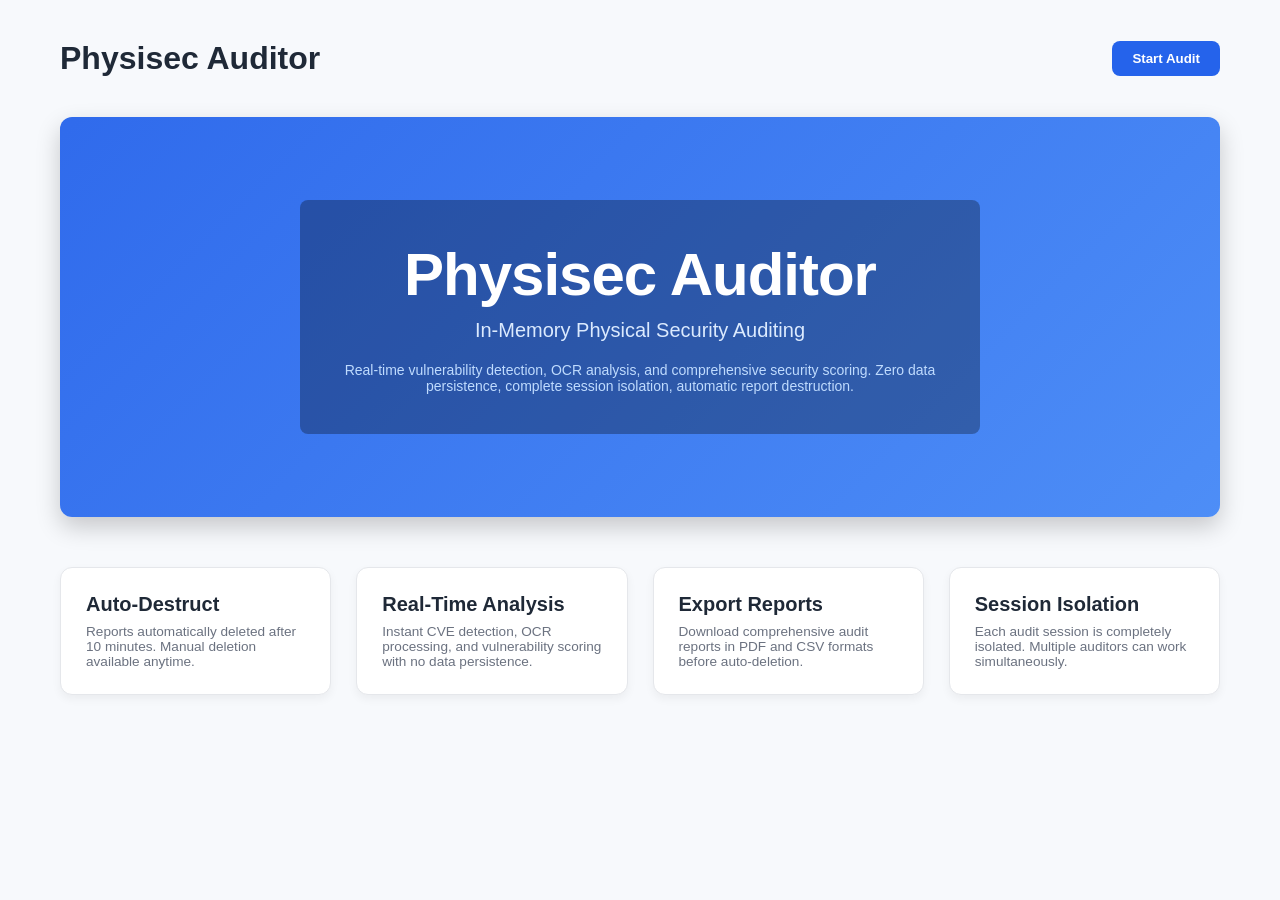
<file: index.html>
<!doctype html>
<html>
  <head>
    <meta charset="utf-8">
    <meta http-equiv="refresh" content="0; url=main_page.html">
    <title>Redirecting…</title>
    <script>
      // JS fallback if meta refresh doesn't work
      try { window.location.replace("main_page.html"); } catch(e){}
    </script>
  </head>
  <body>
    Redirecting to <a href="main_page.html">main page</a>.
  </body>
</html>
</file>
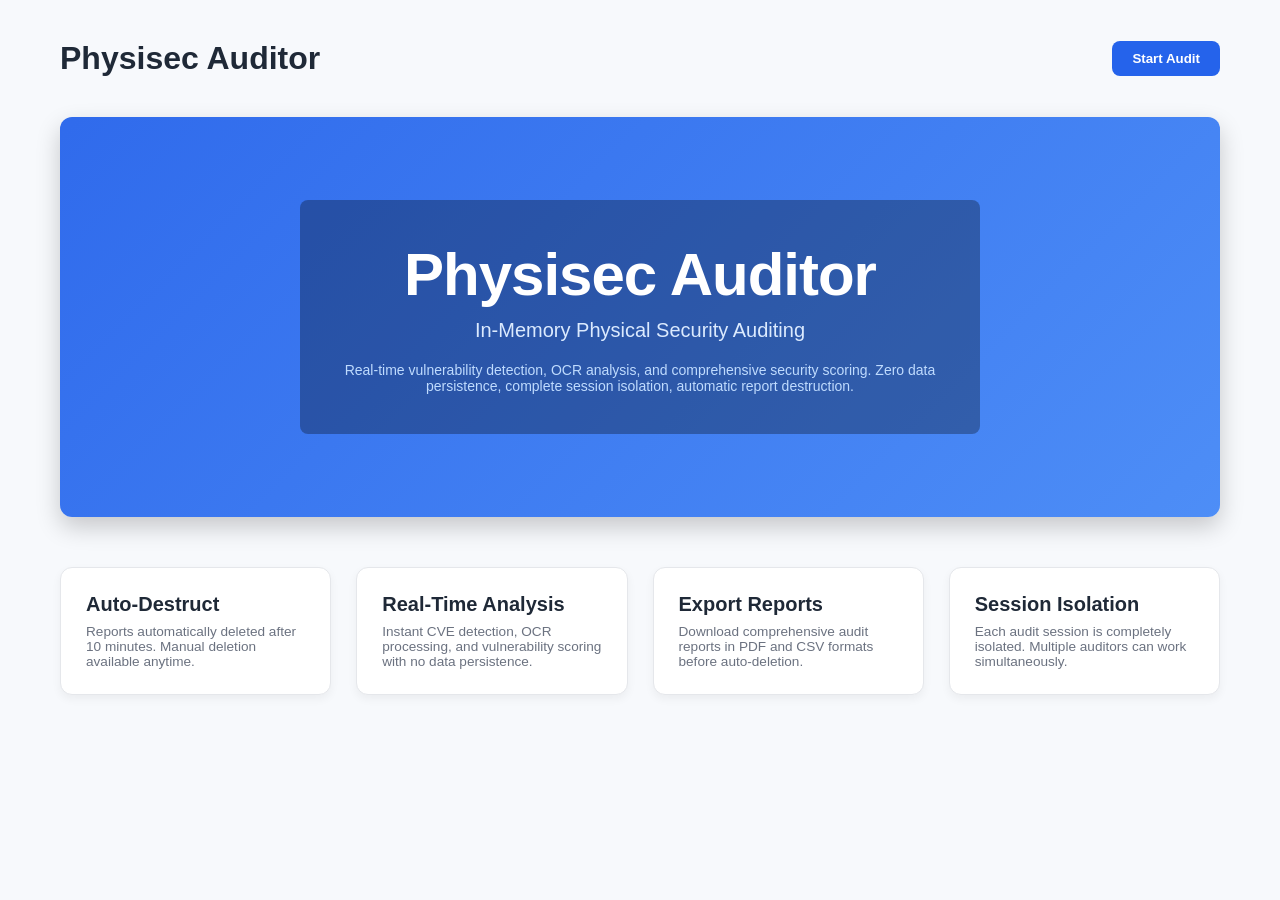
<file: main_page.html>
<!DOCTYPE html>
<html lang="en">
<head>
    <meta charset="UTF-8">
    <meta name="viewport" content="width=device-width, initial-scale=1.0">
    <title>Physisec Auditor - Start</title>
    <link rel="stylesheet" href="main_page.css"> 
</head>
<body>
    <script src="main_page.js"></script>
    <div id="main-container">

        <header id="main-header">
            <h1 onclick="navigate('landing')">Physisec Auditor</h1>
            <button id="header-start-audit-btn" class="btn blue-btn" onclick="showModal()">
                Start Audit
            </button>
        </header>

        <div id="landing-page" class="view-container">
            <div class="hero-bg">
                <div class="hero-content">
                    <h1>Physisec Auditor</h1>
                    <p class="subtitle">In-Memory Physical Security Auditing</p>
                    <p class="description">Real-time vulnerability detection, OCR analysis, and comprehensive security scoring. Zero data persistence, complete session isolation, automatic report destruction.</p>
                </div>
            </div>

            <section class="feature-cards">
                <div class="card"><h3>Auto-Destruct</h3><p>Reports automatically deleted after 10 minutes. Manual deletion available anytime.</p></div>
                <div class="card"><h3>Real-Time Analysis</h3><p>Instant CVE detection, OCR processing, and vulnerability scoring with no data persistence.</p></div>
                <div class="card"><h3>Export Reports</h3><p>Download comprehensive audit reports in PDF and CSV formats before auto-deletion.</p></div>
                <div class="card"><h3>Session Isolation</h3><p>Each audit session is completely isolated. Multiple auditors can work simultaneously.</p></div>
            </section>
        </div>

        <div id="start-audit-modal" class="modal-overlay hidden">
            <div class="modal-content">
                <h2>Start Your Security Audit</h2>
                <div class="form-group">
                    <label for="auditor-name">Auditor Name</label>
                    <input type="text" id="auditor-name" value="Jane Doe" placeholder="e.g., John Smith" />
                </div>
                <div class="form-group">
                    <label for="room-location">Room / Location</label>
                    <input type="text" id="room-location" value="Server Room A1" placeholder="e.g., Server Room 1" />
                </div>
                <div class="notice">
                    <h4>Privacy Notice</h4>
                    <p>All audit data is processed <strong>in-memory only</strong>. No information is persisted to disk or logs. Reports auto-destruct after 10 minutes for complete data protection.</p>
                </div>
                <button id="modal-continue-button" class="btn blue-btn full-width">
                    Continue to Audit
                </button>
            </div>
        </div>


        <div id="audit-form" class="view-container hidden">
            
            <div class="info-bar">
                <button onclick="navigate('landing')" class="back-btn">
                    &#x2190; Back to Landing
                </button>
                <span class="session-info">Room: <span id="session-room">N/A</span> | Auditor: <span id="session-auditor">N/A</span></span>
            </div>

            <div class="step-navigation">
                <div class="step active">
                    <div class="step-circle blue">1</div>
                    <p>Upload</p>
                </div>
                <div class="step-line active"></div>
                <div class="step">
                    <div class="step-circle gray">2</div>
                    <p>Analyze</p>
                </div>
                <div class="step-line"></div>
                <div class="step">
                    <div class="step-circle gray">3</div>
                    <p>Review</p>
                </div>
                <div class="step-line"></div>
                <div class="step">
                    <div class="step-circle gray">4</div>
                    <p>Export</p>
                </div>
            </div>

            <div class="form-sections">
                
                <section class="card-section">
                    <h2>Device Evidence Collection</h2>
                    <div id="upload-zone" class="upload-area">
                        <div class="upload-icon">&#x2191;</div>
                        <p class="upload-main-text">Drop images here or click to upload</p>
                        <p class="upload-sub-text">Support for device photos, labels, or serial number slips</p>
                        <input type="file" multiple class="hidden-input" id="file-upload" accept="image/*">
                    </div>
                    
                    <div id="image-preview" class="image-gallery">
                        </div>

                    <h3 class="subsection-title">Manual Device Entry</h3>
                    <div class="device-entry-form">
                        <div class="form-group">
                            <label for="device-name">Device Name</label>
                            <input type="text" id="device-name" placeholder="e.g., Cisco Switch">
                        </div>
                        <div class="form-group">
                            <label for="device-model">Model</label>
                            <input type="text" id="device-model" placeholder="e.g., Catalyst 2960-X">
                        </div>
                        <div class="form-group">
                            <label for="firmware-version">Firmware Version</label>
                            <input type="text" id="firmware-version" placeholder="e.g., 15.2(7)E3">
                        </div>
                    </div>
                    
                    <div class="form-actions">
                        <button id="add-device-button" class="btn green-btn">
                            + Add Device
                        </button>
                    </div>

                    <div id="device-list" class="device-list">
                        <h4 class="device-list-header">Devices to Analyze (0)</h4>
                        </div>
                </section>

                <section class="card-section">
                    <h2>Room & Coverage Details</h2>
                    <div class="grid-2-col">
                        <div class="form-group">
                            <label for="camera-coverage" class="bold-label">Camera Coverage Status</label>
                            <select id="camera-coverage" class="select-input">
                                <option value="full">Full View (100% Coverage)</option>
                                <option value="partial">Partial View (60% Coverage)</option>
                                <option value="blindspot">Blind Spot (20% Coverage)</option>
                                <option value="none">None (0% Coverage)</option>
                            </select>
                            <p class="sub-text">This score contributes to the overall safety rating.</p>
                        </div>
                    </div>
                </section>

                <section class="card-section">
                    <h2>Physical Security Checklist</h2>
                    
                    <div class="progress-summary">
                        <span>Overall Progress</span>
                        <div class="progress-counts">
                            <span class="pass-count"><span id="pass-count">0</span> Pass</span>
                            <span class="fail-count"><span id="fail-count">0</span> Fail</span>
                            <span class="na-count"><span id="na-count">22</span> N/A</span>
                        </div>
                    </div>

                    <div id="checklist-container" class="checklist-container">
                        <div class="category-section">
                            <button class="category-toggle" onclick="toggleCategory('fire-safety-items', 'fire-safety-icon')">
                                <span>Fire Safety & Emergency Response</span>
                                <span class="item-count">7 items</span>
                                <span class="toggle-icon" id="fire-safety-icon">&#9660;</span>
                            </button>
                            <div id="fire-safety-items" class="checklist-items hidden">
                                <div class="check-item"><span data-label="fireExtinguisher">Fire extinguisher present and accessible</span>
                                    <div class="check-group-container" data-item-id="extinguisher" data-state="na">
                                        <button class="check-btn pass-btn" data-state="pass" title="Pass">&#x2713;</button>
                                        <button class="check-btn fail-btn" data-state="fail" title="Fail">&#x2715;</button>
                                        <button class="check-btn na-btn active-na" data-state="na" title="Not Applicable">-</button>
                                    </div>
                                </div>
                                <div class="check-item"><span data-label="fireAlarm">Fire alarm system functional</span>
                                    <div class="check-group-container" data-item-id="fireAlarm" data-state="na">
                                        <button class="check-btn pass-btn" data-state="pass" title="Pass">&#x2713;</button>
                                        <button class="check-btn fail-btn" data-state="fail" title="Fail">&#x2715;</button>
                                        <button class="check-btn na-btn active-na" data-state="na" title="Not Applicable">-</button>
                                    </div>
                                </div>
                                <div class="check-item"><span data-label="emergencyExit">Emergency exits clearly marked and unobstructed</span>
                                    <div class="check-group-container" data-item-id="emergencyExit" data-state="na">
                                        <button class="check-btn pass-btn" data-state="pass" title="Pass">&#x2713;</button>
                                        <button class="check-btn fail-btn" data-state="fail" title="Fail">&#x2715;</button>
                                        <button class="check-btn na-btn active-na" data-state="na" title="Not Applicable">-</button>
                                    </div>
                                </div>
                                <div class="check-item"><span data-label="smokeDetector">Smoke detectors installed and operational</span>
                                    <div class="check-group-container" data-item-id="smokeDetector" data-state="na">
                                        <button class="check-btn pass-btn" data-state="pass" title="Pass">&#x2713;</button>
                                        <button class="check-btn fail-btn" data-state="fail" title="Fail">&#x2715;</button>
                                        <button class="check-btn na-btn active-na" data-state="na" title="Not Applicable">-</button>
                                    </div>
                                </div>
                                <div class="check-item"><span data-label="sprinklerSystem">Sprinkler system functional and tested</span>
                                    <div class="check-group-container" data-item-id="sprinklerSystem" data-state="na">
                                        <button class="check-btn pass-btn" data-state="pass" title="Pass">&#x2713;</button>
                                        <button class="check-btn fail-btn" data-state="fail" title="Fail">&#x2715;</button>
                                        <button class="check-btn na-btn active-na" data-state="na" title="Not Applicable">-</button>
                                    </div>
                                </div>
                                <div class="check-item"><span data-label="fireDrill">Fire evacuation plan posted and drills conducted</span>
                                    <div class="check-group-container" data-item-id="fireDrill" data-state="na">
                                        <button class="check-btn pass-btn" data-state="pass" title="Pass">&#x2713;</button>
                                        <button class="check-btn fail-btn" data-state="fail" title="Fail">&#x2715;</button>
                                        <button class="check-btn na-btn active-na" data-state="na" title="Not Applicable">-</button>
                                    </div>
                                </div>
                                <div class="check-item"><span data-label="emergencyLighting">Emergency lighting functional</span>
                                    <div class="check-group-container" data-item-id="emergencyLighting" data-state="na">
                                        <button class="check-btn pass-btn" data-state="pass" title="Pass">&#x2713;</button>
                                        <button class="check-btn fail-btn" data-state="fail" title="Fail">&#x2715;</button>
                                        <button class="check-btn na-btn active-na" data-state="na" title="Not Applicable">-</button>
                                    </div>
                                </div>
                            </div>
                        </div>

                        <div class="category-section">
                            <button class="category-toggle" onclick="toggleCategory('access-control-items', 'access-control-icon')">
                                <span>Access Control & Perimeter Security</span>
                                <span class="item-count">9 items</span>
                                <span class="toggle-icon" id="access-control-icon">&#9660;</span>
                            </button>
                            <div id="access-control-items" class="checklist-items hidden">
                                <div class="check-item"><span data-label="doorLocks">Main entrance door locks functional</span>
                                    <div class="check-group-container" data-item-id="doorLocks" data-state="na">
                                        <button class="check-btn pass-btn" data-state="pass" title="Pass">&#x2713;</button>
                                        <button class="check-btn fail-btn" data-state="fail" title="Fail">&#x2715;</button>
                                        <button class="check-btn na-btn active-na" data-state="na" title="Not Applicable">-</button>
                                    </div>
                                </div>
                                <div class="check-item"><span data-label="accessPoints">Unauthorized access points secured</span>
                                    <div class="check-group-container" data-item-id="accessPoints" data-state="na">
                                        <button class="check-btn pass-btn" data-state="pass" title="Pass">&#x2713;</button>
                                        <button class="check-btn fail-btn" data-state="fail" title="Fail">&#x2715;</button>
                                        <button class="check-btn na-btn active-na" data-state="na" title="Not Applicable">-</button>
                                    </div>
                                </div>
                                <div class="check-item"><span data-label="badgeSystem">Access badge system operational</span>
                                    <div class="check-group-container" data-item-id="badgeSystem" data-state="na">
                                        <button class="check-btn pass-btn" data-state="pass" title="Pass">&#x2713;</button>
                                        <button class="check-btn fail-btn" data-state="fail" title="Fail">&#x2715;</button>
                                        <button class="check-btn na-btn active-na" data-state="na" title="Not Applicable">-</button>
                                    </div>
                                </div>
                                <div class="check-item"><span data-label="visitorLog">Visitor log maintained and monitored</span>
                                    <div class="check-group-container" data-item-id="visitorLog" data-state="na">
                                        <button class="check-btn pass-btn" data-state="pass" title="Pass">&#x2713;</button>
                                        <button class="check-btn fail-btn" data-state="fail" title="Fail">&#x2715;</button>
                                        <button class="check-btn na-btn active-na" data-state="na" title="Not Applicable">-</button>
                                    </div>
                                </div>
                                <div class="check-item"><span data-label="windowSecurity">Windows secured and tamper-resistant</span>
                                    <div class="check-group-container" data-item-id="windowSecurity" data-state="na">
                                        <button class="check-btn pass-btn" data-state="pass" title="Pass">&#x2713;</button>
                                        <button class="check-btn fail-btn" data-state="fail" title="Fail">&#x2715;</button>
                                        <button class="check-btn na-btn active-na" data-state="na" title="Not Applicable">-</button>
                                    </div>
                                </div>
                                <div class="check-item"><span data-label="perimeterFence">Perimeter fencing intact and monitored</span>
                                    <div class="check-group-container" data-item-id="perimeterFence" data-state="na">
                                        <button class="check-btn pass-btn" data-state="pass" title="Pass">&#x2713;</button>
                                        <button class="check-btn fail-btn" data-state="fail" title="Fail">&#x2715;</button>
                                        <button class="check-btn na-btn active-na" data-state="na" title="Not Applicable">-</button>
                                    </div>
                                </div>
                                <div class="check-item"><span data-label="motionSensors">Motion detection sensors functional</span>
                                    <div class="check-group-container" data-item-id="motionSensors" data-state="na">
                                        <button class="check-btn pass-btn" data-state="pass" title="Pass">&#x2713;</button>
                                        <button class="check-btn fail-btn" data-state="fail" title="Fail">&#x2715;</button>
                                        <button class="check-btn na-btn active-na" data-state="na" title="Not Applicable">-</button>
                                    </div>
                                </div>
                                <div class="check-item"><span data-label="intrusionAlarm">Intrusion alarm system operational</span>
                                    <div class="check-group-container" data-item-id="intrusionAlarm" data-state="na">
                                        <button class="check-btn pass-btn" data-state="pass" title="Pass">&#x2713;</button>
                                        <button class="check-btn fail-btn" data-state="fail" title="Fail">&#x2715;</button>
                                        <button class="check-btn na-btn active-na" data-state="na" title="Not Applicable">-</button>
                                    </div>
                                </div>
                                <div class="check-item"><span data-label="secureStorage">Secure storage areas properly locked</span>
                                    <div class="check-group-container" data-item-id="secureStorage" data-state="na">
                                        <button class="check-btn pass-btn" data-state="pass" title="Pass">&#x2713;</button>
                                        <button class="check-btn fail-btn" data-state="fail" title="Fail">&#x2715;</button>
                                        <button class="check-btn na-btn active-na" data-state="na" title="Not Applicable">-</button>
                                    </div>
                                </div>
                            </div>
                        </div>

                        <div class="category-section">
                            <button class="category-toggle" onclick="toggleCategory('environmental-items', 'environmental-icon')">
                                <span>Environmental & Infrastructure Security</span>
                                <span class="item-count">6 items</span>
                                <span class="toggle-icon" id="environmental-icon">&#9660;</span>
                            </button>
                            <div id="environmental-items" class="checklist-items hidden">
                                <div class="check-item"><span data-label="climateControl">Climate control system functional</span>
                                    <div class="check-group-container" data-item-id="climateControl" data-state="na">
                                        <button class="check-btn pass-btn" data-state="pass" title="Pass">&#x2713;</button>
                                        <button class="check-btn fail-btn" data-state="fail" title="Fail">&#x2715;</button>
                                        <button class="check-btn na-btn active-na" data-state="na" title="Not Applicable">-</button>
                                    </div>
                                </div>
                                <div class="check-item"><span data-label="powerBackup">Power backup/UPS system operational</span>
                                    <div class="check-group-container" data-item-id="powerBackup" data-state="na">
                                        <button class="check-btn pass-btn" data-state="pass" title="Pass">&#x2713;</button>
                                        <button class="check-btn fail-btn" data-state="fail" title="Fail">&#x2715;</button>
                                        <button class="check-btn na-btn active-na" data-state="na" title="Not Applicable">-</button>
                                    </div>
                                </div>
                                <div class="check-item"><span data-label="waterLeak">Water leak detection system functional</span>
                                    <div class="check-group-container" data-item-id="waterLeak" data-state="na">
                                        <button class="check-btn pass-btn" data-state="pass" title="Pass">&#x2713;</button>
                                        <button class="check-btn fail-btn" data-state="fail" title="Fail">&#x2715;</button>
                                        <button class="check-btn na-btn active-na" data-state="na" title="Not Applicable">-</button>
                                    </div>
                                </div>
                                <div class="check-item"><span data-label="cableManagement">Network cables properly secured and organized</span>
                                    <div class="check-group-container" data-item-id="cableManagement" data-state="na">
                                        <button class="check-btn pass-btn" data-state="pass" title="Pass">&#x2713;</button>
                                        <button class="check-btn fail-btn" data-state="fail" title="Fail">&#x2715;</button>
                                        <button class="check-btn na-btn active-na" data-state="na" title="Not Applicable">-</button>
                                    </div>
                                </div>
                                <div class="check-item"><span data-label="serverRack">Server racks properly secured and locked</span>
                                    <div class="check-group-container" data-item-id="serverRack" data-state="na">
                                        <button class="check-btn pass-btn" data-state="pass" title="Pass">&#x2713;</button>
                                        <button class="check-btn fail-btn" data-state="fail" title="Fail">&#x2715;</button>
                                        <button class="check-btn na-btn active-na" data-state="na" title="Not Applicable">-</button>
                                    </div>
                                </div>
                                <div class="check-item"><span data-label="ventilation">Proper ventilation and air quality maintained</span>
                                    <div class="check-group-container" data-item-id="ventilation" data-state="na">
                                        <button class="check-btn pass-btn" data-state="pass" title="Pass">&#x2713;</button>
                                        <button class="check-btn fail-btn" data-state="fail" title="Fail">&#x2715;</button>
                                        <button class="check-btn na-btn active-na" data-state="na" title="Not Applicable">-</button>
                                    </div>
                                </div>
                            </div>
                        </div>

                        <div class="category-section">
                            <button class="category-toggle" onclick="toggleCategory('surveillance-items', 'surveillance-icon')">
                                <span>Surveillance & Monitoring</span>
                                <span class="item-count">7 items</span>
                                <span class="toggle-icon" id="surveillance-icon">&#9660;</span>
                            </button>
                            <div id="surveillance-items" class="checklist-items hidden">
                                <div class="check-item"><span data-label="cameraPlacement">Security cameras strategically placed</span>
                                    <div class="check-group-container" data-item-id="cameraPlacement" data-state="na">
                                        <button class="check-btn pass-btn" data-state="pass" title="Pass">&#x2713;</button>
                                        <button class="check-btn fail-btn" data-state="fail" title="Fail">&#x2715;</button>
                                        <button class="check-btn na-btn active-na" data-state="na" title="Not Applicable">-</button>
                                    </div>
                                </div>
                                <div class="check-item"><span data-label="cameraRecording">Camera recording system operational</span>
                                    <div class="check-group-container" data-item-id="cameraRecording" data-state="na">
                                        <button class="check-btn pass-btn" data-state="pass" title="Pass">&#x2713;</button>
                                        <button class="check-btn fail-btn" data-state="fail" title="Fail">&#x2715;</button>
                                        <button class="check-btn na-btn active-na" data-state="na" title="Not Applicable">-</button>
                                    </div>
                                </div>
                                <div class="check-item"><span data-label="cameraMaintenance">Cameras regularly maintained and cleaned</span>
                                    <div class="check-group-container" data-item-id="cameraMaintenance" data-state="na">
                                        <button class="check-btn pass-btn" data-state="pass" title="Pass">&#x2713;</button>
                                        <button class="check-btn fail-btn" data-state="fail" title="Fail">&#x2715;</button>
                                        <button class="check-btn na-btn active-na" data-state="na" title="Not Applicable">-</button>
                                    </div>
                                </div>
                                <div class="check-item"><span data-label="nightVision">Night vision cameras functional</span>
                                    <div class="check-group-container" data-item-id="nightVision" data-state="na">
                                        <button class="check-btn pass-btn" data-state="pass" title="Pass">&#x2713;</button>
                                        <button class="check-btn fail-btn" data-state="fail" title="Fail">&#x2715;</button>
                                        <button class="check-btn na-btn active-na" data-state="na" title="Not Applicable">-</button>
                                    </div>
                                </div>
                                <div class="check-item"><span data-label="videoStorage">Video storage capacity adequate</span>
                                    <div class="check-group-container" data-item-id="videoStorage" data-state="na">
                                        <button class="check-btn pass-btn" data-state="pass" title="Pass">&#x2713;</button>
                                        <button class="check-btn fail-btn" data-state="fail" title="Fail">&#x2715;</button>
                                        <button class="check-btn na-btn active-na" data-state="na" title="Not Applicable">-</button>
                                    </div>
                                </div>
                                <div class="check-item"><span data-label="monitoringStation">Monitoring station staffed and operational</span>
                                    <div class="check-group-container" data-item-id="monitoringStation" data-state="na">
                                        <button class="check-btn pass-btn" data-state="pass" title="Pass">&#x2713;</button>
                                        <button class="check-btn fail-btn" data-state="fail" title="Fail">&#x2715;</button>
                                        <button class="check-btn na-btn active-na" data-state="na" title="Not Applicable">-</button>
                                    </div>
                                </div>
                                <div class="check-item"><span data-label="cameraCoverage">Camera coverage eliminates blind spots</span>
                                    <div class="check-group-container" data-item-id="cameraCoverageCheck" data-state="na">
                                        <button class="check-btn pass-btn" data-state="pass" title="Pass">&#x2713;</button>
                                        <button class="check-btn fail-btn" data-state="fail" title="Fail">&#x2715;</button>
                                        <button class="check-btn na-btn active-na" data-state="na" title="Not Applicable">-</button>
                                    </div>
                                </div>
                            </div>
                        </div>

                        <div class="category-section">
                            <button class="category-toggle" onclick="toggleCategory('personnel-items', 'personnel-icon')">
                                <span>Personnel & Access Management</span>
                                <span class="item-count">7 items</span>
                                <span class="toggle-icon" id="personnel-icon">&#9660;</span>
                            </button>
                            <div id="personnel-items" class="checklist-items hidden">
                                <div class="check-item"><span data-label="backgroundChecks">Background checks conducted for staff</span>
                                    <div class="check-group-container" data-item-id="backgroundChecks" data-state="na">
                                        <button class="check-btn pass-btn" data-state="pass" title="Pass">&#x2713;</button>
                                        <button class="check-btn fail-btn" data-state="fail" title="Fail">&#x2715;</button>
                                        <button class="check-btn na-btn active-na" data-state="na" title="Not Applicable">-</button>
                                    </div>
                                </div>
                                <div class="check-item"><span data-label="accessRevocation">Access revocation process in place</span>
                                    <div class="check-group-container" data-item-id="accessRevocation" data-state="na">
                                        <button class="check-btn pass-btn" data-state="pass" title="Pass">&#x2713;</button>
                                        <button class="check-btn fail-btn" data-state="fail" title="Fail">&#x2715;</button>
                                        <button class="check-btn na-btn active-na" data-state="na" title="Not Applicable">-</button>
                                    </div>
                                </div>
                                <div class="check-item"><span data-label="securityTraining">Security training provided to personnel</span>
                                    <div class="check-group-container" data-item-id="securityTraining" data-state="na">
                                        <button class="check-btn pass-btn" data-state="pass" title="Pass">&#x2713;</button>
                                        <button class="check-btn fail-btn" data-state="fail" title="Fail">&#x2715;</button>
                                        <button class="check-btn na-btn active-na" data-state="na" title="Not Applicable">-</button>
                                    </div>
                                </div>
                                <div class="check-item"><span data-label="idBadges">ID badges required and verified</span>
                                    <div class="check-group-container" data-item-id="idBadges" data-state="na">
                                        <button class="check-btn pass-btn" data-state="pass" title="Pass">&#x2713;</button>
                                        <button class="check-btn fail-btn" data-state="fail" title="Fail">&#x2715;</button>
                                        <button class="check-btn na-btn active-na" data-state="na" title="Not Applicable">-</button>
                                    </div>
                                </div>
                                <div class="check-item"><span data-label="escortPolicy">Visitor escort policy enforced</span>
                                    <div class="check-group-container" data-item-id="escortPolicy" data-state="na">
                                        <button class="check-btn pass-btn" data-state="pass" title="Pass">&#x2713;</button>
                                        <button class="check-btn fail-btn" data-state="fail" title="Fail">&#x2715;</button>
                                        <button class="check-btn na-btn active-na" data-state="na" title="Not Applicable">-</button>
                                    </div>
                                </div>
                                <div class="check-item"><span data-label="accessLogs">Access logs maintained and reviewed</span>
                                    <div class="check-group-container" data-item-id="accessLogs" data-state="na">
                                        <button class="check-btn pass-btn" data-state="pass" title="Pass">&#x2713;</button>
                                        <button class="check-btn fail-btn" data-state="fail" title="Fail">&#x2715;</button>
                                        <button class="check-btn na-btn active-na" data-state="na" title="Not Applicable">-</button>
                                    </div>
                                </div>
                                <div class="check-item"><span data-label="securityPersonnel">Security personnel present during operations</span>
                                    <div class="check-group-container" data-item-id="securityPersonnel" data-state="na">
                                        <button class="check-btn pass-btn" data-state="pass" title="Pass">&#x2713;</button>
                                        <button class="check-btn fail-btn" data-state="fail" title="Fail">&#x2715;</button>
                                        <button class="check-btn na-btn active-na" data-state="na" title="Not Applicable">-</button>
                                    </div>
                                </div>
                            </div>
                        </div>

                        <div class="category-section">
                            <button class="category-toggle" onclick="toggleCategory('barriers-items', 'barriers-icon')">
                                <span>Physical Barriers & Deterrents</span>
                                <span class="item-count">7 items</span>
                                <span class="toggle-icon" id="barriers-icon">&#9660;</span>
                            </button>
                            <div id="barriers-items" class="checklist-items hidden">
                                <div class="check-item"><span data-label="bollards">Bollards or vehicle barriers installed</span>
                                    <div class="check-group-container" data-item-id="bollards" data-state="na">
                                        <button class="check-btn pass-btn" data-state="pass" title="Pass">&#x2713;</button>
                                        <button class="check-btn fail-btn" data-state="fail" title="Fail">&#x2715;</button>
                                        <button class="check-btn na-btn active-na" data-state="na" title="Not Applicable">-</button>
                                    </div>
                                </div>
                                <div class="check-item"><span data-label="reinforcedDoors">Reinforced doors on critical areas</span>
                                    <div class="check-group-container" data-item-id="reinforcedDoors" data-state="na">
                                        <button class="check-btn pass-btn" data-state="pass" title="Pass">&#x2713;</button>
                                        <button class="check-btn fail-btn" data-state="fail" title="Fail">&#x2715;</button>
                                        <button class="check-btn na-btn active-na" data-state="na" title="Not Applicable">-</button>
                                    </div>
                                </div>
                                <div class="check-item"><span data-label="securityGlass">Security glass on windows and doors</span>
                                    <div class="check-group-container" data-item-id="securityGlass" data-state="na">
                                        <button class="check-btn pass-btn" data-state="pass" title="Pass">&#x2713;</button>
                                        <button class="check-btn fail-btn" data-state="fail" title="Fail">&#x2715;</button>
                                        <button class="check-btn na-btn active-na" data-state="na" title="Not Applicable">-</button>
                                    </div>
                                </div>
                                <div class="check-item"><span data-label="locksUpgrade">High-security locks installed</span>
                                    <div class="check-group-container" data-item-id="locksUpgrade" data-state="na">
                                        <button class="check-btn pass-btn" data-state="pass" title="Pass">&#x2713;</button>
                                        <button class="check-btn fail-btn" data-state="fail" title="Fail">&#x2715;</button>
                                        <button class="check-btn na-btn active-na" data-state="na" title="Not Applicable">-</button>
                                    </div>
                                </div>
                                <div class="check-item"><span data-label="lighting">Adequate security lighting installed</span>
                                    <div class="check-group-container" data-item-id="lighting" data-state="na">
                                        <button class="check-btn pass-btn" data-state="pass" title="Pass">&#x2713;</button>
                                        <button class="check-btn fail-btn" data-state="fail" title="Fail">&#x2715;</button>
                                        <button class="check-btn na-btn active-na" data-state="na" title="Not Applicable">-</button>
                                    </div>
                                </div>
                                <div class="check-item"><span data-label="barrierGates">Barrier gates functional and monitored</span>
                                    <div class="check-group-container" data-item-id="barrierGates" data-state="na">
                                        <button class="check-btn pass-btn" data-state="pass" title="Pass">&#x2713;</button>
                                        <button class="check-btn fail-btn" data-state="fail" title="Fail">&#x2715;</button>
                                        <button class="check-btn na-btn active-na" data-state="na" title="Not Applicable">-</button>
                                    </div>
                                </div>
                                <div class="check-item"><span data-label="signage">Security warning signage clearly visible</span>
                                    <div class="check-group-container" data-item-id="securitySignage" data-state="na">
                                        <button class="check-btn pass-btn" data-state="pass" title="Pass">&#x2713;</button>
                                        <button class="check-btn fail-btn" data-state="fail" title="Fail">&#x2715;</button>
                                        <button class="check-btn na-btn active-na" data-state="na" title="Not Applicable">-</button>
                                    </div>
                                </div>
                            </div>
                        </div>

                        <div class="category-section">
                            <button class="category-toggle" onclick="toggleCategory('network-items', 'network-icon')">
                                <span>Network & Physical Security</span>
                                <span class="item-count">7 items</span>
                                <span class="toggle-icon" id="network-icon">&#9660;</span>
                            </button>
                            <div id="network-items" class="checklist-items hidden">
                                <div class="check-item"><span data-label="firewallConfig">Physical firewall/network equipment secured</span>
                                    <div class="check-group-container" data-item-id="firewallConfig" data-state="na">
                                        <button class="check-btn pass-btn" data-state="pass" title="Pass">&#x2713;</button>
                                        <button class="check-btn fail-btn" data-state="fail" title="Fail">&#x2715;</button>
                                        <button class="check-btn na-btn active-na" data-state="na" title="Not Applicable">-</button>
                                    </div>
                                </div>
                                <div class="check-item"><span data-label="networkSegmentation">Network equipment physically isolated</span>
                                    <div class="check-group-container" data-item-id="networkSegmentation" data-state="na">
                                        <button class="check-btn pass-btn" data-state="pass" title="Pass">&#x2713;</button>
                                        <button class="check-btn fail-btn" data-state="fail" title="Fail">&#x2715;</button>
                                        <button class="check-btn na-btn active-na" data-state="na" title="Not Applicable">-</button>
                                    </div>
                                </div>
                                <div class="check-item"><span data-label="wifiSecurity">WiFi access points physically secured</span>
                                    <div class="check-group-container" data-item-id="wifiSecurity" data-state="na">
                                        <button class="check-btn pass-btn" data-state="pass" title="Pass">&#x2713;</button>
                                        <button class="check-btn fail-btn" data-state="fail" title="Fail">&#x2715;</button>
                                        <button class="check-btn na-btn active-na" data-state="na" title="Not Applicable">-</button>
                                    </div>
                                </div>
                                <div class="check-item"><span data-label="dataEncryption">Physical data storage devices encrypted</span>
                                    <div class="check-group-container" data-item-id="dataEncryption" data-state="na">
                                        <button class="check-btn pass-btn" data-state="pass" title="Pass">&#x2713;</button>
                                        <button class="check-btn fail-btn" data-state="fail" title="Fail">&#x2715;</button>
                                        <button class="check-btn na-btn active-na" data-state="na" title="Not Applicable">-</button>
                                    </div>
                                </div>
                                <div class="check-item"><span data-label="vpnAccess">VPN hardware physically secured</span>
                                    <div class="check-group-container" data-item-id="vpnAccess" data-state="na">
                                        <button class="check-btn pass-btn" data-state="pass" title="Pass">&#x2713;</button>
                                        <button class="check-btn fail-btn" data-state="fail" title="Fail">&#x2715;</button>
                                        <button class="check-btn na-btn active-na" data-state="na" title="Not Applicable">-</button>
                                    </div>
                                </div>
                                <div class="check-item"><span data-label="networkMonitoring">Network monitoring equipment secured</span>
                                    <div class="check-group-container" data-item-id="networkMonitoring" data-state="na">
                                        <button class="check-btn pass-btn" data-state="pass" title="Pass">&#x2713;</button>
                                        <button class="check-btn fail-btn" data-state="fail" title="Fail">&#x2715;</button>
                                        <button class="check-btn na-btn active-na" data-state="na" title="Not Applicable">-</button>
                                    </div>
                                </div>
                                <div class="check-item"><span data-label="serverPhysical">Server physical access restricted</span>
                                    <div class="check-group-container" data-item-id="serverPhysical" data-state="na">
                                        <button class="check-btn pass-btn" data-state="pass" title="Pass">&#x2713;</button>
                                        <button class="check-btn fail-btn" data-state="fail" title="Fail">&#x2715;</button>
                                        <button class="check-btn na-btn active-na" data-state="na" title="Not Applicable">-</button>
                                    </div>
                                </div>
                            </div>
                        </div>

                        <div class="category-section">
                            <button class="category-toggle" onclick="toggleCategory('incident-items', 'incident-icon')">
                                <span>Incident Response & Procedures</span>
                                <span class="item-count">6 items</span>
                                <span class="toggle-icon" id="incident-icon">&#9660;</span>
                            </button>
                            <div id="incident-items" class="checklist-items hidden">
                                <div class="check-item"><span data-label="incidentPlan">Incident response plan documented</span>
                                    <div class="check-group-container" data-item-id="incidentPlan" data-state="na">
                                        <button class="check-btn pass-btn" data-state="pass" title="Pass">&#x2713;</button>
                                        <button class="check-btn fail-btn" data-state="fail" title="Fail">&#x2715;</button>
                                        <button class="check-btn na-btn active-na" data-state="na" title="Not Applicable">-</button>
                                    </div>
                                </div>
                                <div class="check-item"><span data-label="emergencyContacts">Emergency contact list accessible</span>
                                    <div class="check-group-container" data-item-id="emergencyContacts" data-state="na">
                                        <button class="check-btn pass-btn" data-state="pass" title="Pass">&#x2713;</button>
                                        <button class="check-btn fail-btn" data-state="fail" title="Fail">&#x2715;</button>
                                        <button class="check-btn na-btn active-na" data-state="na" title="Not Applicable">-</button>
                                    </div>
                                </div>
                                <div class="check-item"><span data-label="responseTeam">Response team identified and trained</span>
                                    <div class="check-group-container" data-item-id="responseTeam" data-state="na">
                                        <button class="check-btn pass-btn" data-state="pass" title="Pass">&#x2713;</button>
                                        <button class="check-btn fail-btn" data-state="fail" title="Fail">&#x2715;</button>
                                        <button class="check-btn na-btn active-na" data-state="na" title="Not Applicable">-</button>
                                    </div>
                                </div>
                                <div class="check-item"><span data-label="communicationPlan">Communication plan for incidents</span>
                                    <div class="check-group-container" data-item-id="communicationPlan" data-state="na">
                                        <button class="check-btn pass-btn" data-state="pass" title="Pass">&#x2713;</button>
                                        <button class="check-btn fail-btn" data-state="fail" title="Fail">&#x2715;</button>
                                        <button class="check-btn na-btn active-na" data-state="na" title="Not Applicable">-</button>
                                    </div>
                                </div>
                                <div class="check-item"><span data-label="drillConducted">Security drills conducted regularly</span>
                                    <div class="check-group-container" data-item-id="drillConducted" data-state="na">
                                        <button class="check-btn pass-btn" data-state="pass" title="Pass">&#x2713;</button>
                                        <button class="check-btn fail-btn" data-state="fail" title="Fail">&#x2715;</button>
                                        <button class="check-btn na-btn active-na" data-state="na" title="Not Applicable">-</button>
                                    </div>
                                </div>
                                <div class="check-item"><span data-label="incidentLog">Incident log maintained and reviewed</span>
                                    <div class="check-group-container" data-item-id="incidentLog" data-state="na">
                                        <button class="check-btn pass-btn" data-state="pass" title="Pass">&#x2713;</button>
                                        <button class="check-btn fail-btn" data-state="fail" title="Fail">&#x2715;</button>
                                        <button class="check-btn na-btn active-na" data-state="na" title="Not Applicable">-</button>
                                    </div>
                                </div>
                            </div>
                        </div>

                        <div class="category-section">
                            <button class="category-toggle" onclick="toggleCategory('compliance-items', 'compliance-icon')">
                                <span>Compliance & Documentation</span>
                                <span class="item-count">6 items</span>
                                <span class="toggle-icon" id="compliance-icon">&#9660;</span>
                            </button>
                            <div id="compliance-items" class="checklist-items hidden">
                                <div class="check-item"><span data-label="securityPolicy">Security policy documented and accessible</span>
                                    <div class="check-group-container" data-item-id="securityPolicy" data-state="na">
                                        <button class="check-btn pass-btn" data-state="pass" title="Pass">&#x2713;</button>
                                        <button class="check-btn fail-btn" data-state="fail" title="Fail">&#x2715;</button>
                                        <button class="check-btn na-btn active-na" data-state="na" title="Not Applicable">-</button>
                                    </div>
                                </div>
                                <div class="check-item"><span data-label="auditTrail">Physical access audit trail maintained</span>
                                    <div class="check-group-container" data-item-id="auditTrail" data-state="na">
                                        <button class="check-btn pass-btn" data-state="pass" title="Pass">&#x2713;</button>
                                        <button class="check-btn fail-btn" data-state="fail" title="Fail">&#x2715;</button>
                                        <button class="check-btn na-btn active-na" data-state="na" title="Not Applicable">-</button>
                                    </div>
                                </div>
                                <div class="check-item"><span data-label="complianceStandards">Compliance standards met and documented</span>
                                    <div class="check-group-container" data-item-id="complianceStandards" data-state="na">
                                        <button class="check-btn pass-btn" data-state="pass" title="Pass">&#x2713;</button>
                                        <button class="check-btn fail-btn" data-state="fail" title="Fail">&#x2715;</button>
                                        <button class="check-btn na-btn active-na" data-state="na" title="Not Applicable">-</button>
                                    </div>
                                </div>
                                <div class="check-item"><span data-label="riskAssessment">Risk assessment conducted regularly</span>
                                    <div class="check-group-container" data-item-id="riskAssessment" data-state="na">
                                        <button class="check-btn pass-btn" data-state="pass" title="Pass">&#x2713;</button>
                                        <button class="check-btn fail-btn" data-state="fail" title="Fail">&#x2715;</button>
                                        <button class="check-btn na-btn active-na" data-state="na" title="Not Applicable">-</button>
                                    </div>
                                </div>
                                <div class="check-item"><span data-label="documentation">Security documentation up to date</span>
                                    <div class="check-group-container" data-item-id="documentation" data-state="na">
                                        <button class="check-btn pass-btn" data-state="pass" title="Pass">&#x2713;</button>
                                        <button class="check-btn fail-btn" data-state="fail" title="Fail">&#x2715;</button>
                                        <button class="check-btn na-btn active-na" data-state="na" title="Not Applicable">-</button>
                                    </div>
                                </div>
                                <div class="check-item"><span data-label="vendorSecurity">Vendor security requirements enforced</span>
                                    <div class="check-group-container" data-item-id="vendorSecurity" data-state="na">
                                        <button class="check-btn pass-btn" data-state="pass" title="Pass">&#x2713;</button>
                                        <button class="check-btn fail-btn" data-state="fail" title="Fail">&#x2715;</button>
                                        <button class="check-btn na-btn active-na" data-state="na" title="Not Applicable">-</button>
                                    </div>
                                </div>
                            </div>
                        </div>
                    </div>
                    
                    <div class="custom-check-section">
                        <button id="add-check-button" class="btn light-blue-btn">
                            + Add Custom Check
                        </button>
                        
                        <div id="custom-check-input" class="custom-check-input hidden">
                            <input type="text" id="new-check-label" placeholder="Enter new physical security check">
                            <button id="commit-new-check" class="btn blue-btn small">Add</button>
                            <button id="cancel-new-check" class="btn gray-btn small">Cancel</button>
                        </div>
                    </div>
                </section>

                <section class="card-section api-config">
                    <button class="category-toggle config-toggle" onclick="toggleCategory('api-config-body', 'api-config-icon')">
                        <h2>API Configuration <span>(Optional)</span></h2>
                        <span class="toggle-icon" id="api-config-icon">&#9660;</span>
                    </button>
                    
                    <div id="api-config-body" class="config-body hidden">
                        <!-- ChatGPT API Section -->
                        <div class="api-section">
                            <button class="api-toggle" onclick="toggleCategory('chatgpt-api-body', 'chatgpt-api-icon')">
                                <span class="api-name">ChatGPT API</span>
                                <span class="toggle-icon" id="chatgpt-api-icon">&#9660;</span>
                            </button>
                            <div id="chatgpt-api-body" class="api-body hidden">
                                <div class="form-group">
                                    <label for="chatgpt-api-key">API Key</label>
                                    <input type="password" id="chatgpt-api-key" placeholder="Enter your ChatGPT API key" value="" />
                                    <p class="sub-text">Your API key is stored locally and never sent to external servers.</p>
                                </div>
                                <div class="form-actions">
                                    <button id="save-chatgpt-api" class="btn blue-btn small">Save API Key</button>
                                </div>
                            </div>
                        </div>

                        <!-- Gemini API Section -->
                        <div class="api-section">
                            <button class="api-toggle" onclick="toggleCategory('gemini-api-body', 'gemini-api-icon')">
                                <span class="api-name">Gemini API</span>
                                <span class="toggle-icon" id="gemini-api-icon">&#9660;</span>
                            </button>
                            <div id="gemini-api-body" class="api-body hidden">
                                <div class="form-group">
                                    <label for="gemini-api-key">API Key</label>
                                    <input type="password" id="gemini-api-key" placeholder="Enter your Gemini API key" value="" />
                                    <p class="sub-text">Your API key is stored locally and never sent to external servers.</p>
                                </div>
                                <div class="form-actions">
                                    <button id="save-gemini-api" class="btn blue-btn small">Save API Key</button>
                                </div>
                            </div>
                        </div>
                    </div>
                </section>

                <div class="form-actions-footer">
                    <button id="analyze-button" class="btn blue-btn large">
                        Proceed to Analysis (Step 2)
                    </button>
                </div>
            </div>
        </div>
    </div>

    <script src="main_page.js"></script>
</body>
</html>
</file>
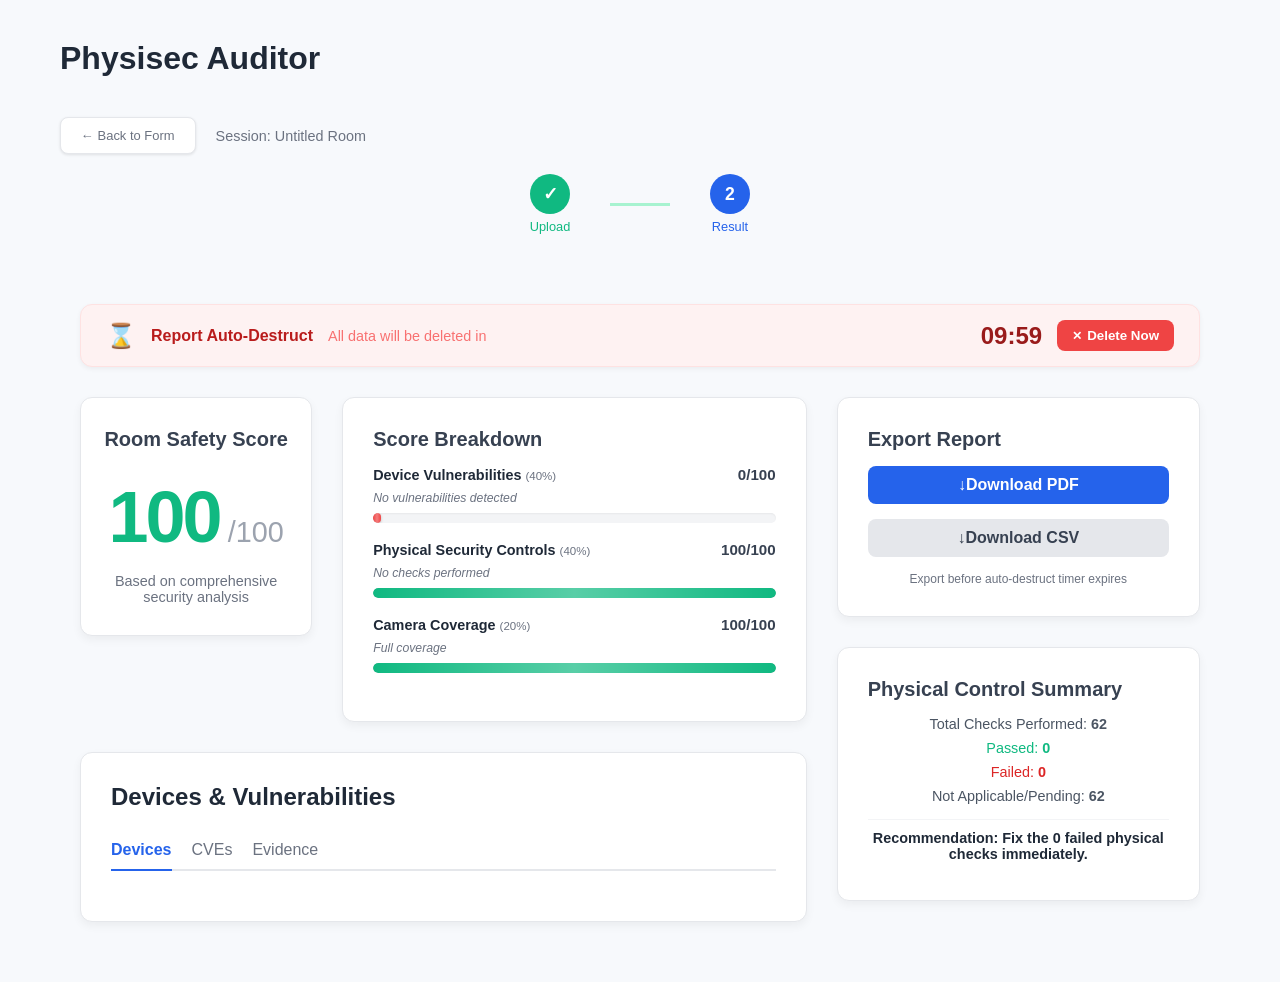
<file: report_page.html>
<!DOCTYPE html>
<html lang="en">
<head>
    <meta charset="UTF-8">
    <meta name="viewport" content="width=device-width, initial-scale=1.0">
    <title>Physisec Auditor - Report</title>
    <link rel="stylesheet" href="report_page.css">
    <script src="html2pdf.bundle.min.js"></script>
</head>
<body>
    <div id="main-container">

        <header id="main-header">
            <h1 onclick="navigate('landing')">Physisec Auditor</h1>
        </header>

        <div id="report-page" class="view-container">
            
            <div class="info-bar">
                <button onclick="navigate('audit-form')" class="back-btn">
                    &#x2190; Back to Form
                </button>
                <span class="session-info">Session: <span id="report-room">N/A</span></span>
            </div>

            <div class="step-navigation">
                <div class="step complete">
                    <div class="step-circle green">&#x2713;</div>
                    <p>Upload</p>
                </div>
                <div class="step-line green-line"></div>
                <div class="step active">
                    <div class="step-circle blue">2</div>
                    <p>Result</p>
                </div>
            </div>

            <div id="report-content" class="report-body">
                
                <div class="auto-destruct-bar">
                    <div class="timer-info">
                        <span class="destruct-icon">&#x231B;</span>
                        <span class="destruct-title">Report Auto-Destruct</span>
                        <span class="destruct-sub">All data will be deleted in</span>
                    </div>
                    <div class="timer-controls">
                        <span id="destruct-timer" class="timer-display">10:00</span>
                        <button onclick="clearSession()" class="btn delete-btn">
                            <span class="delete-icon">&#x2715;</span> Delete Now
                        </button>
                    </div>
                </div>

                <div class="grid-layout">
                    <div class="main-column">
                        
                        <div class="score-cards">
                            <div class="card-section safety-score-card">
                                <h3>Room Safety Score</h3>
                                <div class="score-display">
                                    <span id="final-score" class="score-value">72</span><span class="score-max">/100</span>
                                </div>
                                <p class="score-subtext">Based on comprehensive security analysis</p>
                            </div>
                            
                            <div class="card-section score-breakdown-card">
                                <h3>Score Breakdown</h3>
                                <div id="score-breakdown-details" class="breakdown-details">
                                    </div>
                            </div>
                        </div>

                        <div class="card-section vulnerabilities-card">
                            <h2>Devices & Vulnerabilities</h2>
                            
                            <div class="tab-navigation" id="vulnerability-tabs">
                                <button class="tab-btn active-tab" data-tab="devices">Devices</button>
                                <button class="tab-btn" data-tab="cves">CVEs</button>
                                <button class="tab-btn" data-tab="evidence">Evidence</button>
                            </div>
                            
                            <div id="tab-devices" class="tab-content">
                                <div id="device-vulnerability-list"></div>
                            </div>

                            <div id="tab-cves" class="tab-content hidden">
                                <h3 class="subsection-title">Vulnerability Summary</h3>
                                <div id="cve-summary-list" class="cve-summary-list"></div>
                                <h3 class="subsection-title all-cves-title">All Detected CVEs</h3>
                                <div id="cve-full-list" class="cve-full-list"></div>
                            </div>

                            <div id="tab-evidence" class="tab-content hidden">
                                <h3 class="subsection-title">Evidence Gallery</h3>
                                <div id="report-image-preview" class="image-gallery"></div>
                            </div>
                        </div>
                    </div>

                    <div class="side-column">
                        <div class="card-section export-card">
                            <h3>Export Report</h3>
                            <div class="export-buttons">
                                <button onclick="downloadPdf()" class="btn blue-btn full-width download-btn">
                                    <span class="download-icon">&#x2193;</span> Download PDF
                                </button>
                                <button onclick="downloadCsv()" class="btn gray-btn full-width download-btn">
                                    <span class="download-icon">&#x2193;</span> Download CSV
                                </button>
                            </div>
                            <p class="export-subtext">Export before auto-destruct timer expires</p>
                        </div>
                        
                        <div class="card-section physical-summary-card">
                            <h3>Physical Control Summary</h3>
                            <div id="physical-check-summary" class="physical-summary">
                                </div>
                        </div>
                    </div>
                </div>
            </div> </div>
    </div>

    <script src="report_page.js"></script>
</body>
</html>
</file>
<file: main_page.css>
/* Base Reset */
* {
    box-sizing: border-box;
    margin: 0;
    padding: 0;
}

body {
    font-family: 'Inter', sans-serif;
    background-color: #f7f9fc;
    color: #333;
    min-height: 100vh;
}

#main-container {
    max-width: 1200px;
    margin: 0 auto;
    padding: 40px 20px;
}

/* --- Utility Classes --- */
.hidden { display: none !important; }
.hidden-input { display: none; }
.view-container { 
    opacity: 1; /* For basic browser display */
    transition: opacity 0.5s;
}

/* --- Buttons --- */
.btn {
    padding: 10px 20px;
    border: none;
    border-radius: 8px;
    font-weight: 600;
    cursor: pointer;
    transition: background-color 0.3s;
    display: inline-flex;
    align-items: center;
    justify-content: center;
    text-decoration: none;
}
.blue-btn { background-color: #2563eb; color: white; }
.blue-btn:hover { background-color: #1d4ed8; }
.blue-btn.large { padding: 12px 32px; font-size: 1.1em; }
.blue-btn.full-width { width: 100%; }

.green-btn { background-color: #10b981; color: white; }
.green-btn:hover { background-color: #059669; }

.gray-btn { background-color: #d1d5db; color: #374151; }
.gray-btn:hover { background-color: #9ca3af; }

.light-blue-btn { background-color: #eff6ff; color: #2563eb; padding: 8px 16px; font-size: 0.9em; }
.light-blue-btn:hover { background-color: #dbeafe; }

.back-btn {
    background: white;
    border: 1px solid #e5e7eb;
    border-radius: 8px;
    color: #6b7280;
    cursor: pointer;
    display: inline-flex;
    align-items: center;
    justify-content: center;
    font-size: 0.9em;
    font-weight: 500;
    padding: 10px 20px;
    margin-right: 20px;
    transition: all 0.3s ease;
    box-shadow: 0 1px 3px rgba(0, 0, 0, 0.1);
}
.back-btn:hover { 
    background: #f9fafb;
    border-color: #d1d5db;
    color: #2563eb;
    box-shadow: 0 2px 6px rgba(0, 0, 0, 0.1);
}
.back-btn:active {
    transform: translateY(1px);
    box-shadow: 0 1px 2px rgba(0, 0, 0, 0.1);
}

/* --- Header & Info Bar --- */
#main-header {
    display: flex;
    justify-content: space-between;
    align-items: center;
    margin-bottom: 40px;
}
#main-header h1 {
    font-size: 32px;
    font-weight: 800;
    color: #1f2937;
    cursor: pointer;
}

.info-bar {
    display: flex;
    justify-content: space-between;
    align-items: center;
    margin-bottom: 20px;
    font-size: 0.9em;
    color: #6b7280;
}
.session-info {
    font-weight: 500;
}

/* --- Step Navigation --- */
.step-navigation {
    display: flex;
    justify-content: center;
    align-items: center;
    margin-bottom: 50px;
}
.step {
    text-align: center;
    width: 100px;
}
.step-circle {
    width: 40px;
    height: 40px;
    border-radius: 50%;
    display: flex;
    align-items: center;
    justify-content: center;
    font-size: 1.1em;
    font-weight: 700;
    margin: 0 auto 5px;
}
.step-circle.blue { background-color: #2563eb; color: white; }
.step-circle.green { background-color: #10b981; color: white; }
.step-circle.gray { background-color: #e5e7eb; color: #6b7280; }

.step p {
    font-size: 0.8em;
    font-weight: 500;
    color: #6b7280;
}
.step.active p { color: #2563eb; }
.step-line {
    width: 60px;
    height: 3px;
    background-color: #d1d5db;
    margin: 0 10px;
}
.step-line.active { background-color: #a7f3d0; } /* Light green for completed steps */


/* --- Hero Section (Landing Page) --- */
.hero-bg {
    background-image: linear-gradient(135deg, rgba(37, 99, 235, 0.95), rgba(59, 130, 246, 0.9)), 
                      url('https://share.google/images/ovcyeI3vb6mBudrku');
    background-size: cover;
    background-position: center;
    padding: 60px 80px;
    border-radius: 12px;
    box-shadow: 0 10px 25px rgba(0, 0, 0, 0.2);
    margin-bottom: 50px;
    display: flex;
    flex-direction: column;
    justify-content: center;
    align-items: center;
    height: 400px;
}
.hero-content {
    background-color: rgba(0, 0, 0, 0.3);
    padding: 40px;
    border-radius: 8px;
    text-align: center;
}
.hero-content h1 {
    font-size: 60px;
    font-weight: 900;
    color: white;
    margin-bottom: 10px;
    letter-spacing: -1px;
}
.hero-content .subtitle {
    font-size: 20px;
    font-weight: 300;
    color: #dbeafe;
    margin-bottom: 20px;
}
.hero-content .description {
    font-size: 14px;
    color: #bfdbfe;
    max-width: 600px;
    margin: 0 auto;
}

.feature-cards {
    display: grid;
    grid-template-columns: repeat(4, 1fr);
    gap: 25px;
}
.feature-cards .card {
    background-color: white;
    padding: 25px;
    border-radius: 12px;
    box-shadow: 0 4px 10px rgba(0, 0, 0, 0.05);
    border: 1px solid #e5e7eb;
}
.feature-cards .card h3 {
    font-size: 1.25em;
    font-weight: 600;
    color: #1f2937;
    margin-bottom: 8px;
}
.feature-cards .card p {
    font-size: 0.85em;
    color: #6b7280;
}

/* --- Modal --- */
.modal-overlay {
    position: fixed;
    top: 0;
    left: 0;
    width: 100%;
    height: 100%;
    background-color: rgba(17, 24, 39, 0.7);
    display: flex;
    justify-content: center;
    align-items: center;
    z-index: 100;
}
.modal-content {
    background-color: white;
    padding: 40px;
    border-radius: 12px;
    box-shadow: 0 10px 30px rgba(0, 0, 0, 0.3);
    width: 100%;
    max-width: 450px;
}
.modal-content h2 {
    font-size: 24px;
    font-weight: 700;
    text-align: center;
    margin-bottom: 30px;
    color: #1f2937;
}
.form-group {
    margin-bottom: 20px;
}
.form-group label {
    display: block;
    font-size: 0.9em;
    font-weight: 500;
    color: #374151;
    margin-bottom: 8px;
}
.form-group input, .select-input {
    width: 100%;
    padding: 12px 15px;
    border: 1px solid #d1d5db;
    border-radius: 8px;
    font-size: 1em;
    transition: border-color 0.3s;
}
.form-group input:focus, .select-input:focus {
    outline: none;
    border-color: #2563eb;
    box-shadow: 0 0 0 2px rgba(37, 99, 235, 0.2);
}
.notice {
    background-color: #fffbeb;
    border: 1px solid #fde68a;
    padding: 15px;
    border-radius: 8px;
    margin-bottom: 25px;
}
.notice h4 {
    font-size: 0.9em;
    font-weight: 600;
    color: #92400e;
    margin-bottom: 5px;
}
.notice p {
    font-size: 0.8em;
    color: #b45309;
}

/* --- Audit Form --- */
.form-sections {
    display: flex;
    flex-direction: column;
    gap: 30px;
}
.card-section {
    background-color: white;
    padding: 30px;
    border-radius: 12px;
    box-shadow: 0 4px 10px rgba(0, 0, 0, 0.05);
    border: 1px solid #e5e7eb;
}
.card-section h2 {
    font-size: 24px;
    font-weight: 700;
    color: #1f2937;
    margin-bottom: 20px;
}
.subsection-title {
    font-size: 20px;
    font-weight: 600;
    color: #374151;
    margin-top: 30px;
    margin-bottom: 15px;
}

/* Device Entry */
.upload-area {
    border: 2px dashed #d1d5db;
    padding: 60px;
    border-radius: 12px;
    text-align: center;
    background-color: #f9fafb;
    cursor: pointer;
    transition: background-color 0.3s;
}
.upload-area:hover { background-color: #f3f4f6; }
.upload-icon {
    font-size: 48px;
    line-height: 1;
    color: #9ca3af;
    margin: 0 auto 15px;
    display: block;
}
.upload-main-text {
    font-size: 1.1em;
    font-weight: 500;
    color: #4b5563;
}
.upload-sub-text {
    font-size: 0.85em;
    color: #9ca3af;
    margin-top: 5px;
}
.image-gallery {
    display: grid;
    grid-template-columns: repeat(4, 1fr);
    gap: 15px;
    margin-top: 20px;
}
.image-wrapper {
    position: relative;
}
.image-gallery img {
    width: 100%;
    height: 100px;
    object-fit: cover;
    border-radius: 8px;
    box-shadow: 0 2px 5px rgba(0, 0, 0, 0.1);
}
.remove-image-btn {
    position: absolute;
    top: 5px;
    right: 5px;
    background: #ef4444;
    color: white;
    border: none;
    border-radius: 50%;
    width: 25px;
    height: 25px;
    cursor: pointer;
    font-size: 1.2em;
    line-height: 1;
    opacity: 0.8;
}

.device-entry-form {
    display: grid;
    grid-template-columns: repeat(3, 1fr);
    gap: 20px;
}
.form-actions {
    display: flex;
    justify-content: flex-end;
    margin-top: 15px;
}
.form-actions-footer {
    display: flex;
    justify-content: flex-end;
    padding-top: 20px;
    border-top: 1px solid #e5e7eb;
}

.device-list {
    margin-top: 30px;
}
.device-list-header {
    font-size: 1.1em;
    font-weight: 600;
    color: #1f2937;
    border-bottom: 1px solid #e5e7eb;
    padding-bottom: 8px;
    margin-bottom: 12px;
}
.device-item {
    background-color: #f3f4f6;
    padding: 15px;
    border-radius: 8px;
    display: flex;
    justify-content: space-between;
    align-items: center;
    margin-bottom: 8px;
    font-size: 0.9em;
}
.device-item p { margin: 0; }
.device-item .model-firmware { color: #6b7280; font-size: 0.9em; }
.device-item button {
    background: #fee2e2;
    color: #ef4444;
    border: none;
    border-radius: 50%;
    width: 30px;
    height: 30px;
    font-size: 1.2em;
    font-weight: bold;
    cursor: pointer;
    line-height: 1;
    transition: background-color 0.3s;
}

/* Coverage Select */
.grid-2-col {
    display: grid;
    grid-template-columns: 1fr 1fr;
    gap: 20px;
}
.bold-label { font-size: 1.1em !important; }
.sub-text {
    font-size: 0.85em;
    color: #6b7280;
    margin-top: 5px;
}

/* Checklist */
.progress-summary {
    display: flex;
    justify-content: space-between;
    align-items: center;
    font-size: 0.9em;
    font-weight: 500;
    margin-bottom: 15px;
    padding-bottom: 10px;
    border-bottom: 1px solid #e5e7eb;
}
.progress-counts span { margin-left: 20px; }
.pass-count { color: #10b981; }
.fail-count { color: #ef4444; }
.na-count { color: #6b7280; }

.category-section {
    border-bottom: 1px solid #f3f4f6;
    padding-bottom: 15px;
    margin-bottom: 15px;
}
.category-toggle {
    background: none;
    border: none;
    display: flex;
    justify-content: space-between;
    align-items: center;
    width: 100%;
    padding: 8px 0;
    font-size: 1.1em;
    font-weight: 600;
    color: #374151;
    cursor: pointer;
}
.category-toggle > span:first-child {
    flex: 1;
    text-align: left;
}
.category-toggle:hover { color: #2563eb; }
.item-count {
    font-size: 0.8em;
    font-weight: 400;
    color: #9ca3af;
    min-width: 60px;
    text-align: right;
    margin: 0 15px;
}
.toggle-icon {
    flex-shrink: 0;
    width: 20px;
    text-align: center;
}
.toggle-icon {
    font-size: 0.7em;
    transition: transform 0.3s;
}

.checklist-items {
    padding-left: 10px;
    padding-top: 10px;
}
.check-item {
    background-color: #f9fafb;
    padding: 12px;
    border-radius: 8px;
    display: flex;
    justify-content: space-between;
    align-items: center;
    margin-bottom: 8px;
    font-size: 0.95em;
    color: #374151;
}

.check-group-container {
    display: flex;
    border-radius: 6px;
    overflow: hidden;
    border: 1px solid #d1d5db;
}
.check-btn {
    width: 35px;
    height: 35px;
    border: none;
    padding: 0;
    font-size: 1.1em;
    font-weight: bold;
    cursor: pointer;
    transition: background-color 0.15s;
    background-color: white;
    color: #9ca3af; /* gray icon */
    line-height: 35px; /* Center icon vertically */
}

/* Pass button styles */
.pass-btn.active-pass { background-color: #d1fae5; color: #059669; }
.pass-btn:not(.active-pass):hover { background-color: #f0fdf4; color: #059669; }

/* Fail button styles */
.fail-btn.active-fail { background-color: #fee2e2; color: #ef4444; }
.fail-btn:not(.active-fail):hover { background-color: #fef2f2; color: #ef4444; }

/* N/A button styles */
.na-btn.active-na { background-color: #e5e7eb; color: #6b7280; }
.na-btn:not(.active-na):hover { background-color: #f3f4f6; color: #6b7280; }

.custom-check-section {
    padding-top: 15px;
    margin-top: 15px;
    border-top: 1px solid #f3f4f6;
}

.custom-check-input {
    display: flex;
    gap: 10px;
    margin-top: 15px;
}
.custom-check-input input {
    flex-grow: 1;
    padding: 10px;
    border: 1px solid #d1d5db;
    border-radius: 8px;
}
.custom-check-input .small { padding: 8px 15px; font-size: 0.9em; }

.remove-check-btn {
    background: none;
    border: none;
    color: #ef4444;
    font-size: 1.2em;
    font-weight: bold;
    cursor: pointer;
    margin-left: 10px;
}

/* API Configuration Section */
.api-config .config-toggle {
    width: 100%;
    padding: 0;
    margin-bottom: 0;
}

.api-config .config-body {
    padding-top: 20px;
}

.api-section {
    margin-bottom: 20px;
    border: 1px solid #e5e7eb;
    border-radius: 8px;
    padding: 15px;
    background-color: #f9fafb;
}

.api-section:last-child {
    margin-bottom: 0;
}

.api-toggle {
    background: none;
    border: none;
    display: flex;
    justify-content: space-between;
    align-items: center;
    width: 100%;
    padding: 8px 0;
    font-size: 1em;
    font-weight: 600;
    color: #374151;
    cursor: pointer;
    transition: color 0.3s;
}

.api-toggle:hover {
    color: #2563eb;
}

.api-name {
    font-size: 1.1em;
    font-weight: 600;
    color: #1f2937;
}

.api-body {
    padding-top: 15px;
    padding-left: 10px;
}

.api-body .form-group {
    margin-bottom: 15px;
}

.api-body .form-group input[type="password"] {
    width: 100%;
    padding: 10px 15px;
    border: 1px solid #d1d5db;
    border-radius: 8px;
    font-size: 0.95em;
    transition: border-color 0.3s;
}

.api-body .form-group input[type="password"]:focus {
    outline: none;
    border-color: #2563eb;
    box-shadow: 0 0 0 2px rgba(37, 99, 235, 0.2);
}

.api-body .form-actions {
    display: flex;
    justify-content: flex-end;
    margin-top: 10px;
}

.api-body .btn.small {
    padding: 8px 16px;
    font-size: 0.9em;
}
</file>
<file: report_page.css>
/* Base Reset */
* {
    box-sizing: border-box;
    margin: 0;
    padding: 0;
}

/* Animations */
@keyframes pulse {
    0%, 100% {
        transform: scale(1);
    }
    50% {
        transform: scale(1.05);
    }
}

@keyframes fadeIn {
    from {
        opacity: 0;
        transform: translateY(10px);
    }
    to {
        opacity: 1;
        transform: translateY(0);
    }
}

body {
    font-family: 'Inter', sans-serif;
    background-color: #f7f9fc;
    color: #333;
    min-height: 100vh;
}

#main-container {
    max-width: 1200px;
    margin: 0 auto;
    padding: 40px 20px;
    box-sizing: border-box;
    position: relative;
}

/* --- Utility Classes --- */
.hidden { display: none !important; }

/* --- Buttons --- */
.btn {
    padding: 10px 20px;
    border: none;
    border-radius: 8px;
    font-weight: 600;
    cursor: pointer;
    transition: background-color 0.3s;
    display: inline-flex;
    align-items: center;
    justify-content: center;
    text-decoration: none;
}
.blue-btn { background-color: #2563eb; color: white; }
.blue-btn:hover { background-color: #1d4ed8; }
.blue-btn.full-width { width: 100%; }

.gray-btn { background-color: #e5e7eb; color: #374151; }
.gray-btn:hover { background-color: #d1d5db; }

.delete-btn { 
    background-color: #ef4444; 
    color: white; 
    padding: 8px 15px; 
    margin-left: 15px;
}
.delete-btn:hover { background-color: #dc2626; }
.delete-icon { font-size: 0.9em; margin-right: 5px; }


.back-btn {
    background: white;
    border: 1px solid #e5e7eb;
    border-radius: 8px;
    color: #6b7280;
    cursor: pointer;
    display: inline-flex;
    align-items: center;
    justify-content: center;
    font-size: 0.9em;
    font-weight: 500;
    padding: 10px 20px;
    margin-right: 20px;
    transition: all 0.3s ease;
    box-shadow: 0 1px 3px rgba(0, 0, 0, 0.1);
}
.back-btn:hover { 
    background: #f9fafb;
    border-color: #d1d5db;
    color: #2563eb;
    box-shadow: 0 2px 6px rgba(0, 0, 0, 0.1);
}
.back-btn:active {
    transform: translateY(1px);
    box-shadow: 0 1px 2px rgba(0, 0, 0, 0.1);
}

/* --- Header & Info Bar --- */
#main-header {
    display: flex;
    justify-content: flex-start;
    align-items: center;
    margin-bottom: 40px;
}
#main-header h1 {
    font-size: 32px;
    font-weight: 800;
    color: #1f2937;
    cursor: pointer;
}

.info-bar {
    display: flex;
    justify-content: flex-start;
    align-items: center;
    margin-bottom: 20px;
    font-size: 0.9em;
    color: #6b7280;
}
.session-info {
    font-weight: 500;
}

/* --- Step Navigation --- */
.step-navigation {
    display: flex;
    justify-content: center;
    align-items: center;
    margin-bottom: 50px;
}
.step {
    text-align: center;
    width: 100px; 
}
.step-circle {
    width: 40px;
    height: 40px;
    border-radius: 50%;
    display: flex;
    align-items: center;
    justify-content: center;
    font-size: 1.1em;
    font-weight: 700;
    margin: 0 auto 5px;
}
.step-circle.blue { background-color: #2563eb; color: white; }
.step-circle.green { background-color: #10b981; color: white; }
.step-circle.gray { background-color: #e5e7eb; color: #6b7280; }

.step p {
    font-size: 0.8em;
    font-weight: 500;
    color: #6b7280;
}
.step.active p { color: #2563eb; }
.step.complete p { color: #10b981; }

.step-line {
    width: 60px;
    height: 3px;
    background-color: #d1d5db;
    margin: 0 10px;
}
.green-line { background-color: #a7f3d0 !important; } /* green-300 */


/* --- Report Body --- */
.report-body {
    padding: 20px;
    margin: 0 auto;
    max-width: 100%;
    box-sizing: border-box;
    position: relative;
    left: 0;
    right: 0;
    overflow: visible;
    width: 100%;
}

/* --- Auto-Destruct Bar (Crucial Design Element) --- */
.auto-destruct-bar {
    display: flex;
    justify-content: space-between;
    align-items: center;
    background-color: #fef2f2; /* red-50 */
    border: 1px solid #fee2e2; /* red-200 */
    padding: 15px 25px;
    border-radius: 12px;
    box-shadow: 0 2px 5px rgba(0, 0, 0, 0.05);
    margin-bottom: 30px;
}
.timer-info {
    display: flex;
    align-items: center;
    gap: 15px;
}
.destruct-icon {
    font-size: 1.5em;
    color: #dc2626; /* red-600 */
}
.destruct-title {
    font-size: 1em;
    font-weight: 600;
    color: #b91c1c; /* red-700 */
}
.destruct-sub {
    font-size: 0.9em;
    color: #f87171; /* red-500 */
}
.timer-controls {
    display: flex;
    align-items: center;
}
.timer-display {
    font-size: 24px;
    font-weight: 700;
    color: #991b1b; /* red-800 */
}


/* --- Grid Layout for Report Content --- */
.grid-layout {
    display: grid;
    grid-template-columns: 2fr 1fr;
    gap: 30px;
    box-sizing: border-box;
    width: 100%;
    max-width: 100%;
    overflow: visible;
}

.card-section {
    background-color: white;
    padding: 30px;
    border-radius: 12px;
    box-shadow: 0 4px 10px rgba(0, 0, 0, 0.05);
    border: 1px solid #e5e7eb;
    margin-bottom: 30px;
    position: relative;
    overflow: visible;
}
.card-section:last-child { margin-bottom: 0; }

.card-section h2 {
    font-size: 24px;
    font-weight: 700;
    color: #1f2937;
    margin-bottom: 20px;
}
.card-section h3 {
    font-size: 1.25em;
    font-weight: 600;
    color: #374151;
    margin-bottom: 15px;
}

.subsection-title {
    font-size: 1.1em;
    font-weight: 600;
    color: #1f2937;
    margin-top: 25px;
    margin-bottom: 15px;
}
.all-cves-title { border-top: 1px solid #f3f4f6; padding-top: 15px; }

/* --- Score Cards --- */
.score-cards {
    display: grid;
    grid-template-columns: 1fr 2fr;
    gap: 30px;
    margin-bottom: 30px;
    align-items: start;
}
.safety-score-card {
    animation: fadeIn 0.6s ease-out;
    animation: fadeIn 0.6s ease-out;
    text-align: center;
    padding: 30px 15px;
}
.safety-score-card h3 {
    margin-bottom: 25px;
}
.score-subtext {
    font-size: 0.85em;
    color: #6b7280;
    margin-top: 10px;
}

/* Score Display - Simple number display */
.score-display {
    text-align: center;
    margin: 30px 0 20px;
}
.score-value {
    font-size: 4.5em;
    font-weight: 900;
    line-height: 1;
    letter-spacing: -3px;
    transition: color 0.5s ease, transform 0.3s ease;
    display: inline-block;
}
.score-max {
    font-size: 1.8em;
    font-weight: 500;
    color: #9ca3af;
    margin-left: 8px;
}
.score-subtext {
    text-align: center;
    font-size: 0.9em;
    color: #6b7280;
    margin-top: 15px;
    font-weight: 500;
}

/* Score Breakdown Card - prevent overlap */
.score-breakdown-card {
    position: relative;
    overflow: visible;
    min-height: auto;
    height: auto;
}

/* Vulnerabilities Card - ensure proper spacing */
.vulnerabilities-card {
    position: relative;
    overflow: visible;
    clear: both;
    margin-top: 0;
    width: 100%;
}

/* Main column - ensure proper layout */
.main-column {
    width: 100%;
    position: relative;
}

/* Ensure score-cards don't overflow */
.score-cards .card-section {
    height: auto;
    min-height: auto;
}

/* Score Breakdown */
.breakdown-item {
    font-size: 0.9em;
    margin-bottom: 18px;
    opacity: 0;
}
.breakdown-header {
    display: flex;
    justify-content: space-between;
    align-items: center;
    font-weight: 600;
    color: #1f2937;
    margin-bottom: 8px;
}
.breakdown-score {
    font-weight: 700;
    color: #374151;
    font-size: 1.05em;
}
.breakdown-details-text {
    font-size: 0.85em;
    color: #6b7280;
    margin-bottom: 8px;
    font-style: italic;
}
.weight {
    font-weight: 400;
    color: #9ca3af;
    font-size: 0.9em;
}
.breakdown-header .weight {
    font-size: 0.8em;
    color: #6b7280;
}
.breakdown-header .note {
    font-weight: 400;
    font-style: italic;
}
.progress-bar-bg {
    width: 100%;
    background-color: #f3f4f6;
    border-radius: 6px;
    height: 10px;
    overflow: hidden;
    box-shadow: inset 0 1px 2px rgba(0, 0, 0, 0.05);
}
.progress-bar-fill {
    height: 100%;
    border-radius: 6px;
    background-color: #2563eb;
    transition: width 1s cubic-bezier(0.4, 0, 0.2, 1), background-color 0.3s ease;
    box-shadow: 0 1px 3px rgba(0, 0, 0, 0.2);
    position: relative;
    min-width: 2px; /* Ensure minimum visibility */
}
/* Inline styles will override this - no need for additional rule */
.progress-bar-fill::after {
    content: '';
    position: absolute;
    top: 0;
    left: 0;
    right: 0;
    bottom: 0;
    background: linear-gradient(90deg, transparent, rgba(255, 255, 255, 0.3), transparent);
    animation: shimmer 2s infinite;
}

/* --- Tabs --- */
.tab-navigation {
    display: flex;
    gap: 20px;
    border-bottom: 2px solid #e5e7eb;
    margin-bottom: 20px;
}
.tab-btn {
    background: none;
    border: none;
    padding: 10px 0;
    font-size: 1em;
    font-weight: 500;
    color: #6b7280;
    cursor: pointer;
    transition: color 0.3s;
}
.tab-btn:hover { color: #2563eb; }
.tab-btn.active-tab {
    color: #2563eb;
    font-weight: 600;
    border-bottom: 2px solid #2563eb;
    margin-bottom: -2px; 
}

/* --- Device List --- */
.device-item-report {
    background-color: #f9fafb;
    padding: 15px;
    border-radius: 8px;
    border-left: 4px solid #3b82f6; 
    margin-bottom: 15px;
}
.device-header {
    display: flex;
    justify-content: space-between;
    align-items: center;
}
.device-details {
    display: flex;
    align-items: center;
    gap: 15px;
}
.device-icon {
    font-size: 1.5em;
    color: #9ca3af;
}
.device-name {
    font-size: 1.1em;
    font-weight: 600;
    color: #1f2937;
}
.device-model-firmware {
    font-size: 0.75em;
    color: #6b7280;
}
.device-tag {
    font-size: 0.7em;
    font-weight: 700;
    padding: 4px 10px;
    border-radius: 20px;
    color: white;
}
.cves-detected-list {
    margin-top: 15px;
    padding-top: 10px;
    border-top: 1px solid #e5e7eb;
    padding-left: 5px;
}
.cve-item-list {
    display: flex;
    justify-content: space-between;
    align-items: flex-start;
    font-size: 0.9em;
    margin-bottom: 8px;
}
.cve-item-list .cve-info {
    width: 75%;
}
.cve-item-list .cve-id {
    font-weight: 500;
}
.cve-score-tag {
    font-size: 0.7em;
    font-weight: 700;
    padding: 2px 8px;
    border-radius: 20px;
}

/* --- CVE Full List & Summary --- */
.cve-full-list, .cve-summary-list {
    margin-bottom: 25px;
}
.no-vulnerabilities {
    font-size: 0.9em;
    color: #6b7280;
    padding: 15px;
    background-color: #f9fafb;
    border-radius: 8px;
}

/* Full CVE Item */
.cve-item-card {
    background-color: white;
    padding: 15px;
    border-radius: 8px;
    box-shadow: 0 1px 3px rgba(0, 0, 0, 0.05);
    border-left: 4px solid; 
    margin-bottom: 15px;
}
.cve-card-header {
    display: flex;
    justify-content: space-between;
    align-items: center;
    margin-bottom: 5px;
}
.cve-card-header .id {
    font-size: 1.1em;
    font-weight: 700;
}
.cve-card-severity {
    font-size: 0.75em;
    font-weight: 700;
    padding: 3px 10px;
    border-radius: 20px;
    color: white;
}
.cve-card-desc {
    font-size: 0.9em;
    color: #4b5563;
}
.cve-card-device {
    font-size: 0.75em;
    color: #9ca3af;
    margin-top: 5px;
}

/* Summary List Item */
.cve-summary-item {
    background-color: #fffbeb; 
    border-left: 4px solid #ef4444;
    padding: 15px;
    border-radius: 8px;
    margin-bottom: 10px;
    display: flex;
    align-items: flex-start;
    gap: 15px;
}
.cve-summary-item .icon {
    font-size: 1.2em;
    color: #dc2626;
    flex-shrink: 0;
}
.cve-summary-item p {
    font-size: 0.9em;
    color: #374151;
}

/* --- Evidence Gallery --- */
.image-gallery {
    display: grid;
    grid-template-columns: repeat(4, 1fr);
    gap: 15px;
    margin-top: 20px;
}
.image-gallery img {
    width: 100%;
    height: 100px;
    object-fit: cover;
    border-radius: 8px;
    box-shadow: 0 2px 5px rgba(0, 0, 0, 0.1);
    border: 1px solid #e5e7eb;
}
.image-gallery p {
    font-size: 0.75em;
    color: #6b7280;
    text-align: center;
    margin-top: 5px;
}

/* --- Side Column --- */
.export-buttons {
    display: flex;
    flex-direction: column;
    gap: 15px;
    margin-bottom: 15px;
}
.export-subtext {
    font-size: 0.75em;
    color: #6b7280;
    text-align: center;
}
.download-btn {
    font-size: 1em;
}

.physical-summary {
    text-align: center;
}
.physical-summary p {
    font-size: 0.9em;
    margin-bottom: 8px;
    color: #4b5563;
    text-align: center;
}
.physical-summary .recommendation {
    font-weight: 600;
    color: #1f2937;
    margin-top: 15px;
    border-top: 1px solid #f3f4f6;
    padding-top: 10px;
}

/* Color definitions for dynamic content */
.text-red { color: #dc2626 !important; }
.text-orange { color: #f97316 !important; }
.text-green { color: #10b981 !important; }

.bg-red { background-color: #dc2626 !important; }
.bg-orange { background-color: #f97316 !important; }
.bg-green { background-color: #10b981 !important; }
</file>
